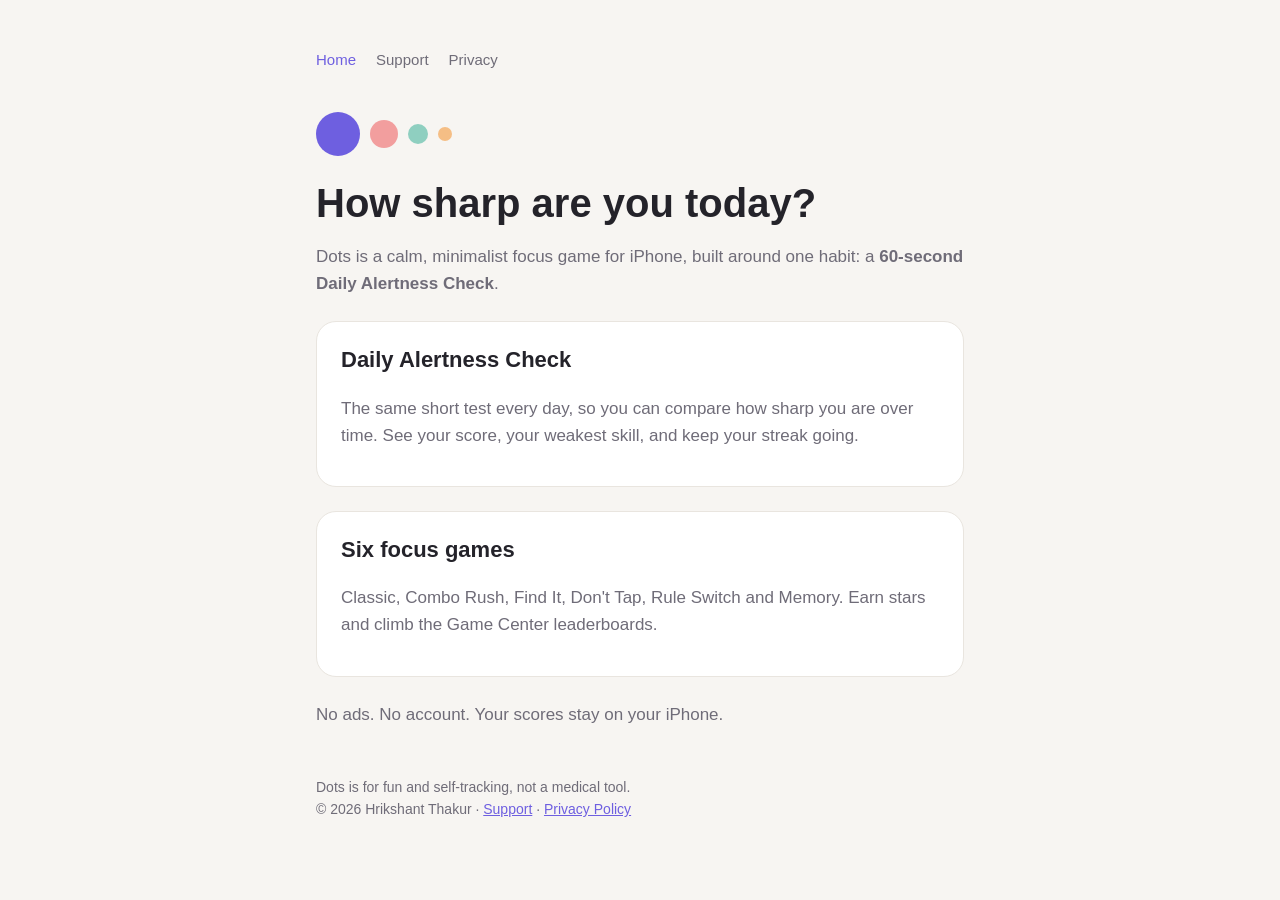
<file: index.html>
<!doctype html>
<html lang="en">
<head>
  <meta charset="utf-8">
  <meta name="viewport" content="width=device-width, initial-scale=1">
  <title>Dots: Daily Focus Check</title>
  <meta name="description" content="A 60-second daily alertness check and six calm focus games for iPhone.">
  <link rel="stylesheet" href="style.css">
</head>
<body>
  <main>
    <nav>
      <a href="index.html" aria-current="page">Home</a>
      <a href="support.html">Support</a>
      <a href="privacy.html">Privacy</a>
    </nav>

    <div class="dots" aria-hidden="true">
      <span style="width:44px;height:44px;background:var(--accent)"></span>
      <span style="width:28px;height:28px;background:var(--coral)"></span>
      <span style="width:20px;height:20px;background:var(--sage)"></span>
      <span style="width:14px;height:14px;background:var(--peach)"></span>
    </div>

    <h1>How sharp are you today?</h1>
    <p>Dots is a calm, minimalist focus game for iPhone, built around one habit:
      a <strong>60-second Daily Alertness Check</strong>.</p>

    <div class="card">
      <h2 style="margin-top:0">Daily Alertness Check</h2>
      <p>The same short test every day, so you can compare how sharp you are over time.
        See your score, your weakest skill, and keep your streak going.</p>
    </div>

    <div class="card">
      <h2 style="margin-top:0">Six focus games</h2>
      <p>Classic, Combo Rush, Find It, Don't Tap, Rule Switch and Memory. Earn stars
        and climb the Game Center leaderboards.</p>
    </div>

    <p>No ads. No account. Your scores stay on your iPhone.</p>

    <footer>
      Dots is for fun and self-tracking, not a medical tool.<br>
      © 2026 Hrikshant Thakur · <a href="support.html">Support</a> · <a href="privacy.html">Privacy Policy</a>
    </footer>
  </main>
</body>
</html>
</file>
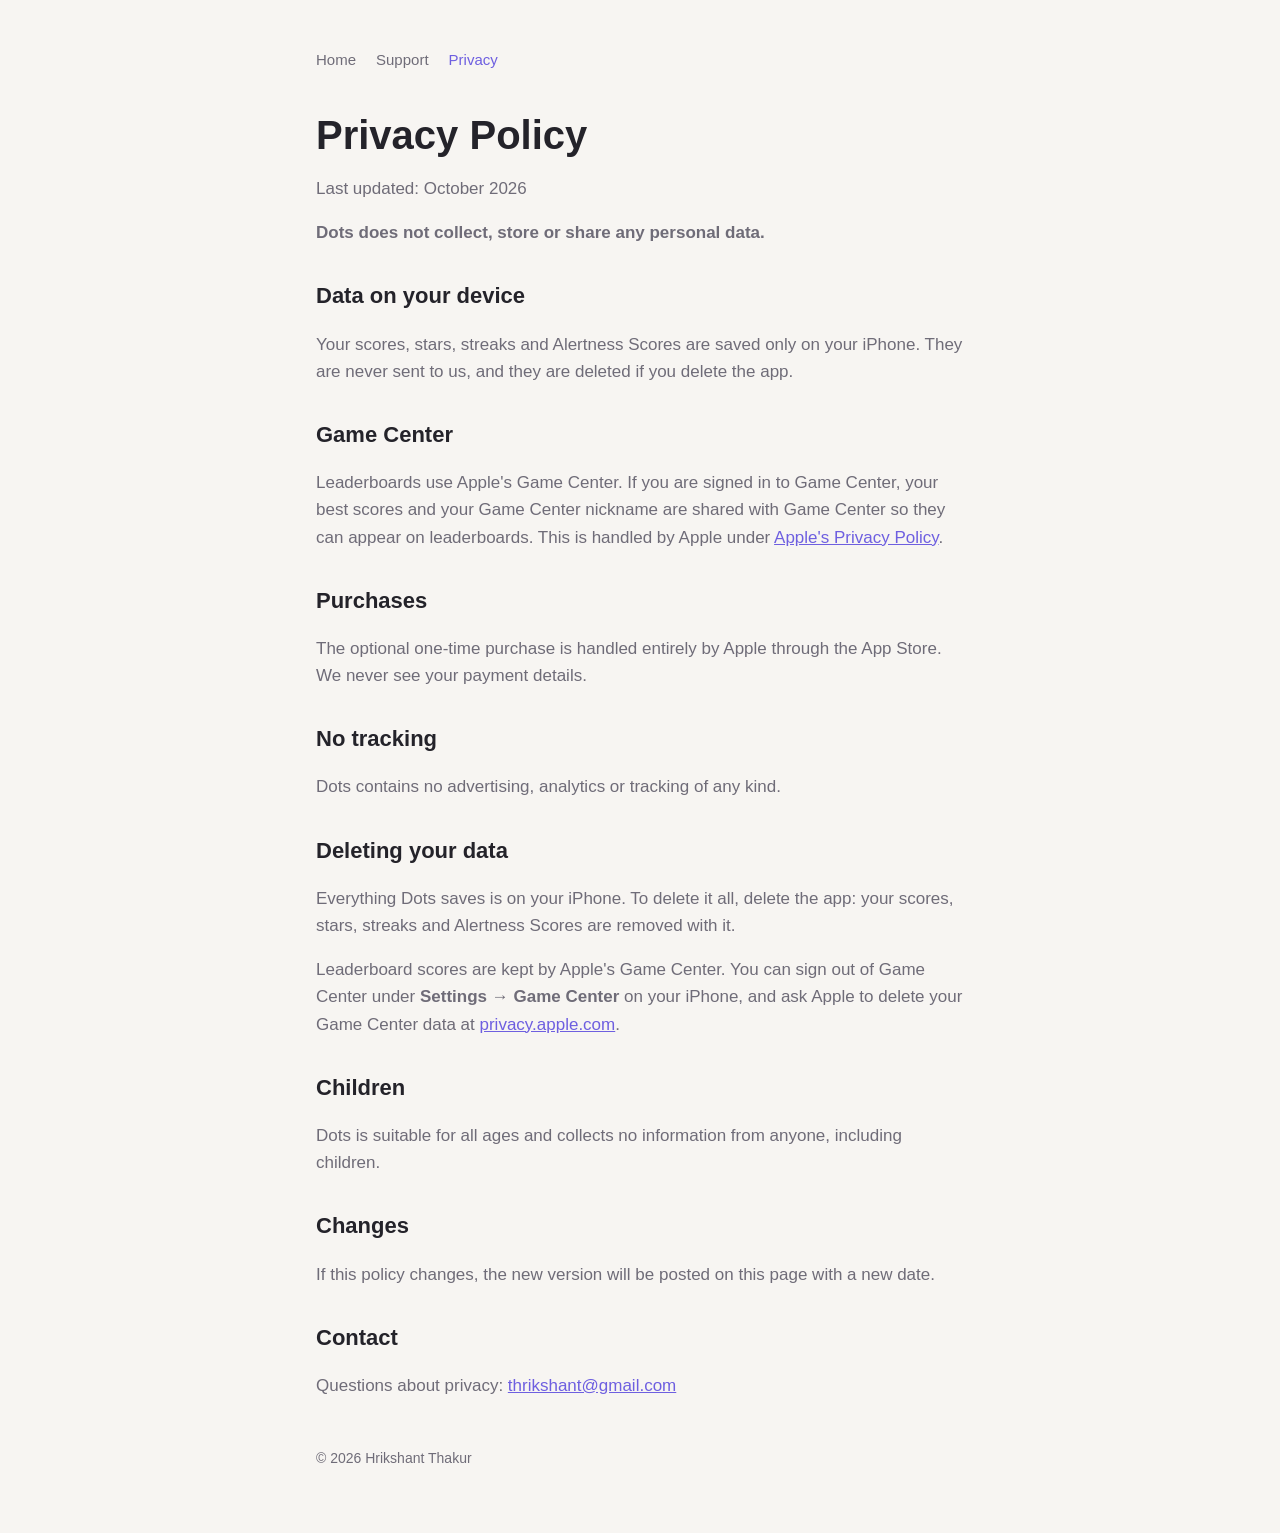
<file: privacy.html>
<!doctype html>
<html lang="en">
<head>
  <meta charset="utf-8">
  <meta name="viewport" content="width=device-width, initial-scale=1">
  <title>Privacy Policy · Dots</title>
  <link rel="stylesheet" href="style.css">
</head>
<body>
  <main>
    <nav>
      <a href="index.html">Home</a>
      <a href="support.html">Support</a>
      <a href="privacy.html" aria-current="page">Privacy</a>
    </nav>

    <h1>Privacy Policy</h1>
    <p>Last updated: October 2026</p>

    <p><strong>Dots does not collect, store or share any personal data.</strong></p>

    <h2>Data on your device</h2>
    <p>Your scores, stars, streaks and Alertness Scores are saved only on your iPhone.
      They are never sent to us, and they are deleted if you delete the app.</p>

    <h2>Game Center</h2>
    <p>Leaderboards use Apple's Game Center. If you are signed in to Game Center, your best
      scores and your Game Center nickname are shared with Game Center so they can appear on
      leaderboards. This is handled by Apple under
      <a href="https://www.apple.com/legal/privacy/">Apple's Privacy Policy</a>.</p>

    <h2>Purchases</h2>
    <p>The optional one-time purchase is handled entirely by Apple through the App Store.
      We never see your payment details.</p>

    <h2>No tracking</h2>
    <p>Dots contains no advertising, analytics or tracking of any kind.</p>

    <h2>Deleting your data</h2>
    <p>Everything Dots saves is on your iPhone. To delete it all, delete the app: your scores,
      stars, streaks and Alertness Scores are removed with it.</p>
    <p>Leaderboard scores are kept by Apple's Game Center. You can sign out of Game Center under
      <strong>Settings → Game Center</strong> on your iPhone, and ask Apple to delete your Game Center
      data at <a href="https://privacy.apple.com">privacy.apple.com</a>.</p>

    <h2>Children</h2>
    <p>Dots is suitable for all ages and collects no information from anyone, including children.</p>

    <h2>Changes</h2>
    <p>If this policy changes, the new version will be posted on this page with a new date.</p>

    <h2>Contact</h2>
    <p>Questions about privacy: <a href="mailto:thrikshant@gmail.com">thrikshant@gmail.com</a></p>

    <footer>© 2026 Hrikshant Thakur</footer>
  </main>
</body>
</html>
</file>
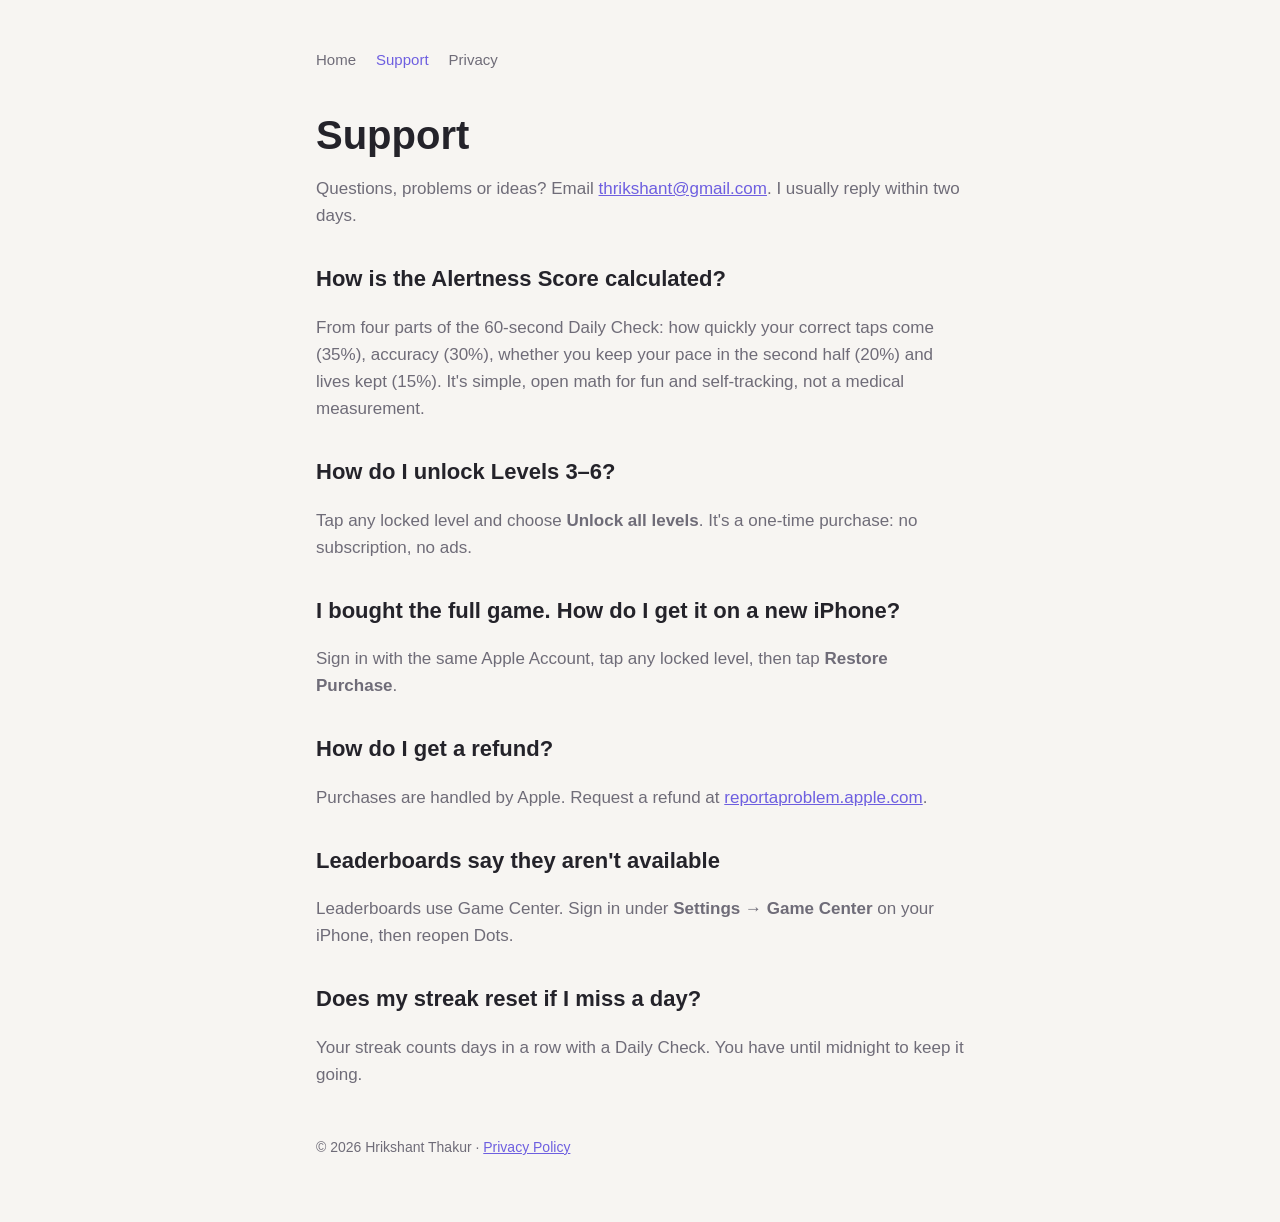
<file: support.html>
<!doctype html>
<html lang="en">
<head>
  <meta charset="utf-8">
  <meta name="viewport" content="width=device-width, initial-scale=1">
  <title>Support · Dots</title>
  <link rel="stylesheet" href="style.css">
</head>
<body>
  <main>
    <nav>
      <a href="index.html">Home</a>
      <a href="support.html" aria-current="page">Support</a>
      <a href="privacy.html">Privacy</a>
    </nav>

    <h1>Support</h1>
    <p>Questions, problems or ideas? Email
      <a href="mailto:thrikshant@gmail.com">thrikshant@gmail.com</a>. I usually reply within two days.</p>

    <h2>How is the Alertness Score calculated?</h2>
    <p>From four parts of the 60-second Daily Check: how quickly your correct taps come (35%),
      accuracy (30%), whether you keep your pace in the second half (20%) and lives kept (15%).
      It's simple, open math for fun and self-tracking, not a medical measurement.</p>

    <h2>How do I unlock Levels 3–6?</h2>
    <p>Tap any locked level and choose <strong>Unlock all levels</strong>. It's a one-time purchase:
      no subscription, no ads.</p>

    <h2>I bought the full game. How do I get it on a new iPhone?</h2>
    <p>Sign in with the same Apple Account, tap any locked level, then tap
      <strong>Restore Purchase</strong>.</p>

    <h2>How do I get a refund?</h2>
    <p>Purchases are handled by Apple. Request a refund at
      <a href="https://reportaproblem.apple.com">reportaproblem.apple.com</a>.</p>

    <h2>Leaderboards say they aren't available</h2>
    <p>Leaderboards use Game Center. Sign in under <strong>Settings → Game Center</strong> on your iPhone,
      then reopen Dots.</p>

    <h2>Does my streak reset if I miss a day?</h2>
    <p>Your streak counts days in a row with a Daily Check. You have until midnight to keep it going.</p>

    <footer>© 2026 Hrikshant Thakur · <a href="privacy.html">Privacy Policy</a></footer>
  </main>
</body>
</html>
</file>
<file: style.css>
/* Dots website: the same calm palette as the app, light and dark. */
:root {
  --bg: #F7F5F2;
  --surface: #FFFFFF;
  --line: #E9E5DF;
  --ink: #24232A;
  --ink-soft: #6F6C78;
  --accent: #6E5FE0;
  --coral: #F29E9E;
  --peach: #F5BE85;
  --sage: #8FCFC0;
}
@media (prefers-color-scheme: dark) {
  :root {
    --bg: #121215;
    --surface: #1D1D22;
    --line: #2C2C33;
    --ink: #F1EFEA;
    --ink-soft: #A3A0AC;
    --accent: #A698FF;
  }
}

* { box-sizing: border-box; }

body {
  margin: 0;
  background: var(--bg);
  color: var(--ink);
  font: 17px/1.6 ui-rounded, -apple-system, BlinkMacSystemFont, "Segoe UI", Roboto, sans-serif;
}

main {
  max-width: 680px;
  margin: 0 auto;
  padding: 48px 16px 64px;
}

nav {
  display: flex;
  gap: 20px;
  margin-bottom: 40px;
  font-size: 15px;
}
nav a { color: var(--ink-soft); text-decoration: none; }
nav a:hover, nav a[aria-current] { color: var(--accent); }

h1 { font-size: 40px; line-height: 1.15; margin: 0 0 8px; }
h2 { font-size: 22px; margin: 32px 0 8px; }
p, li { color: var(--ink-soft); }
a { color: var(--accent); }

.dots { display: flex; gap: 10px; align-items: center; margin-bottom: 24px; }
.dots span { display: block; border-radius: 50%; }

.card {
  background: var(--surface);
  border: 1px solid var(--line);
  border-radius: 20px;
  padding: 20px 24px;
  margin: 24px 0;
}

footer { margin-top: 48px; font-size: 14px; color: var(--ink-soft); }
</file>
